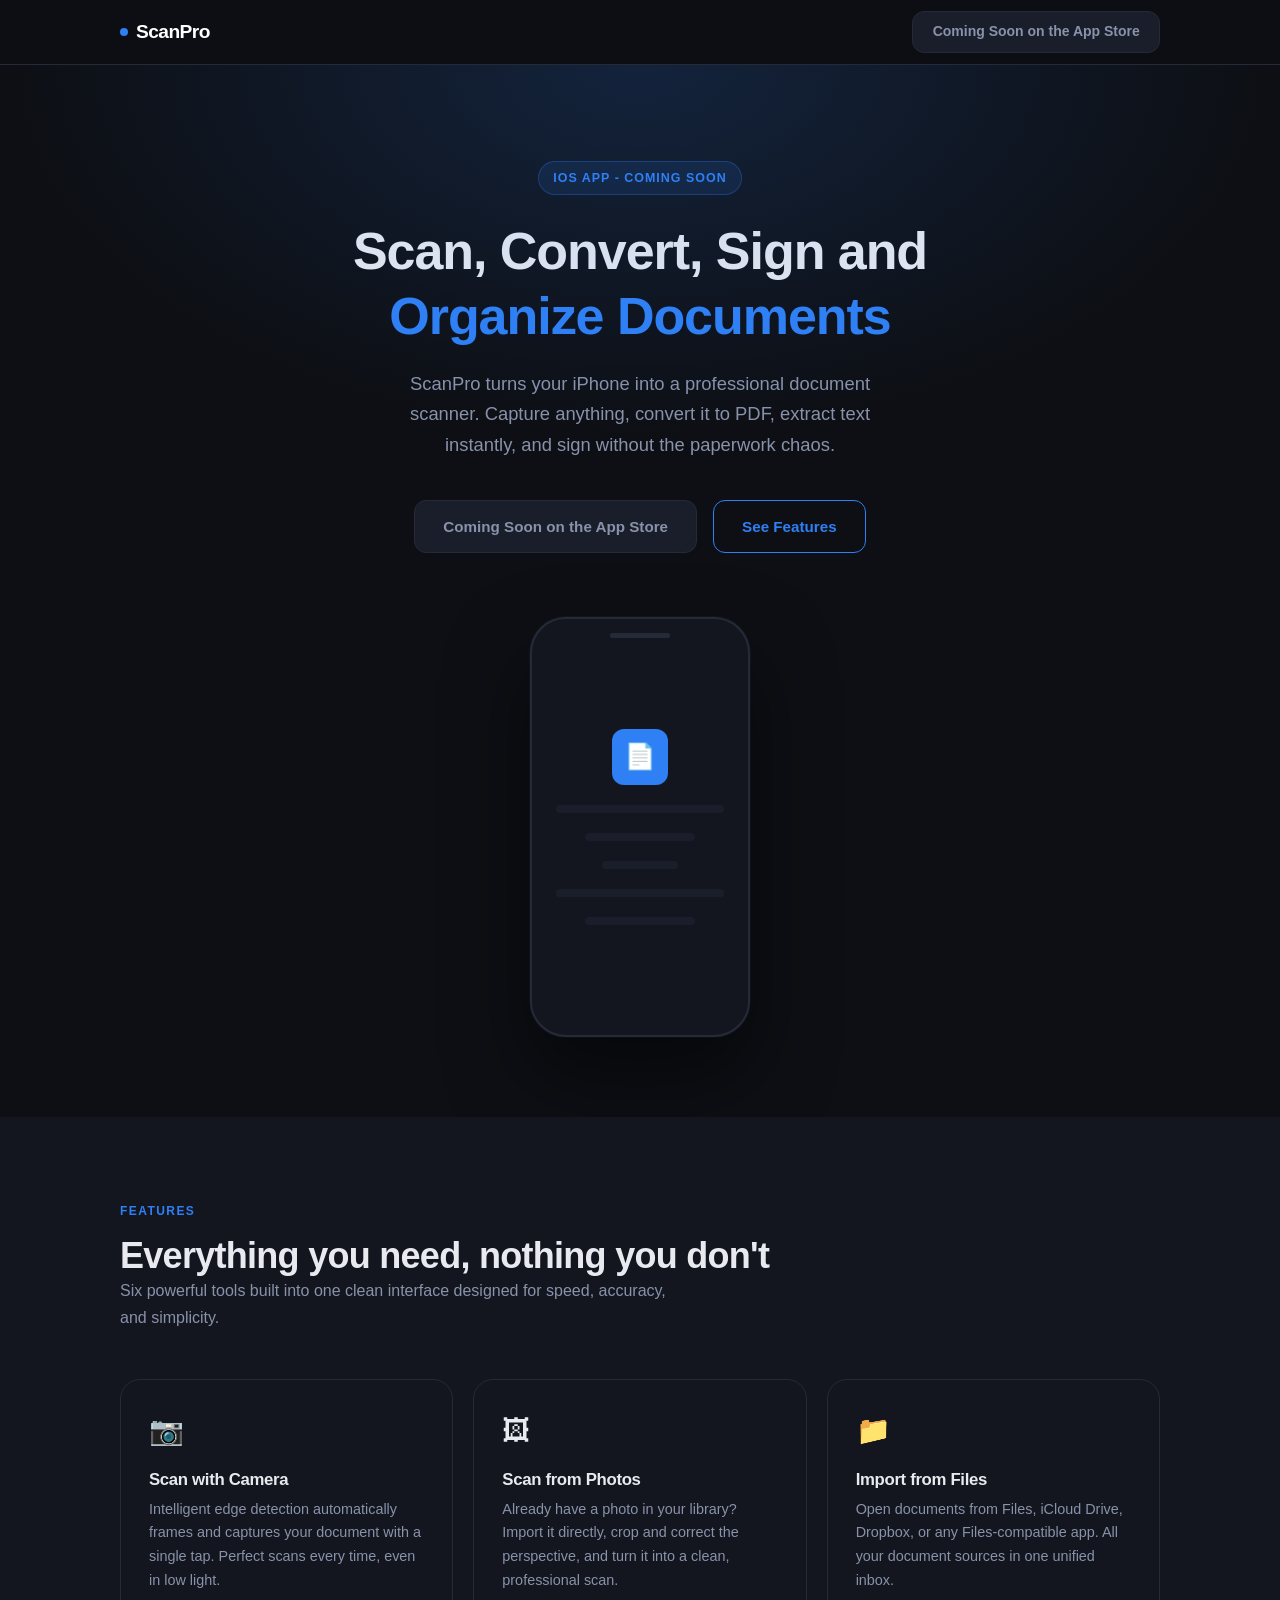
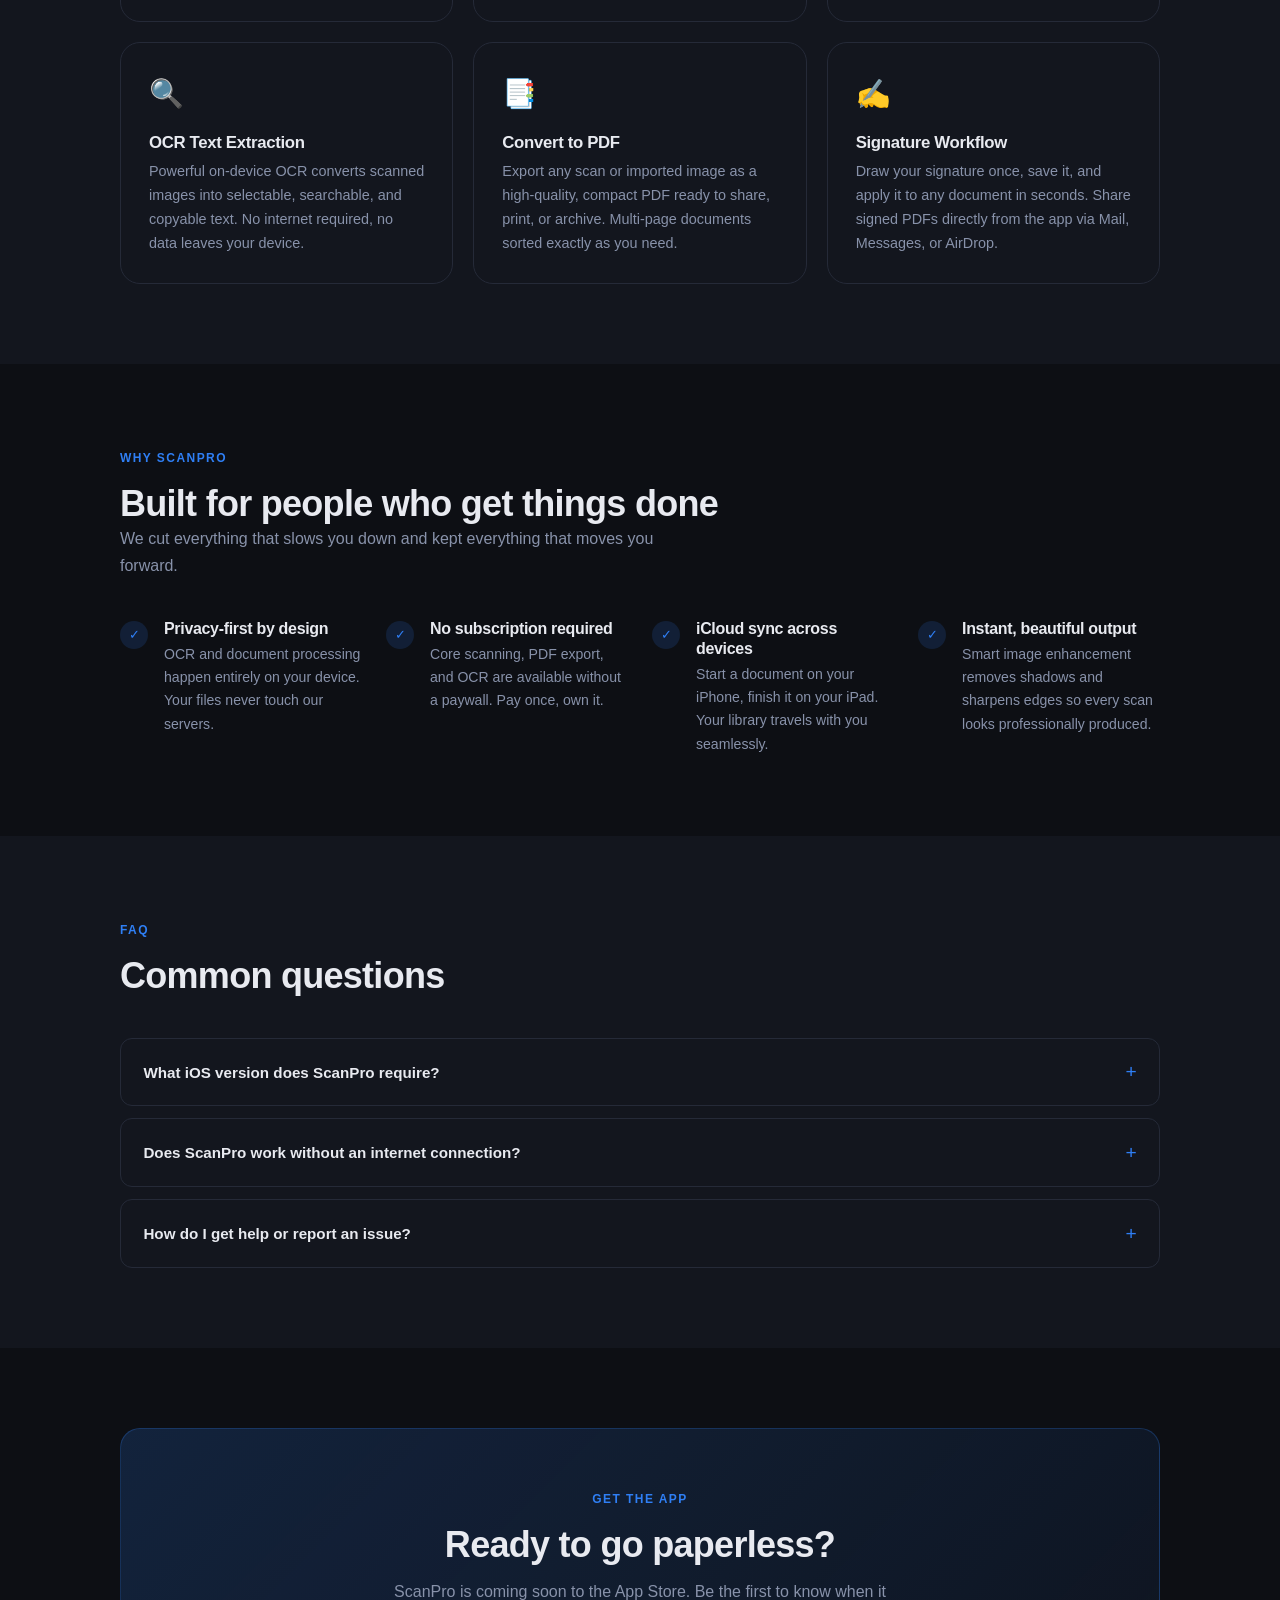
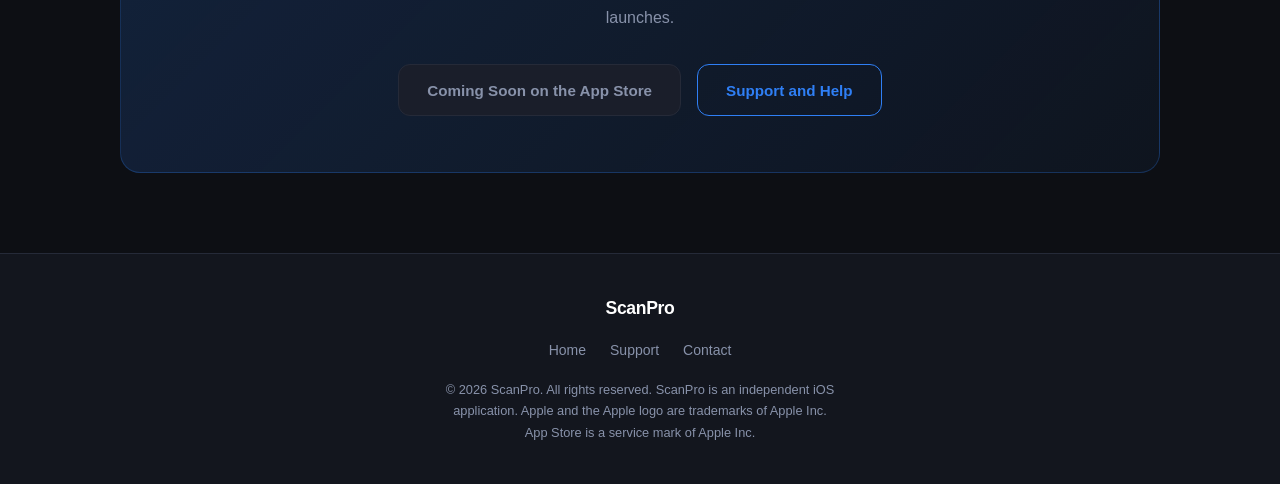
<file: index.html>
<!DOCTYPE html>
<html lang="en">
<head>
  <meta charset="UTF-8" />
  <meta name="viewport" content="width=device-width, initial-scale=1.0" />
  <title>ScanPro - Scan, Convert, Sign and Organize Documents</title>
  <meta name="description" content="ScanPro is the powerful iOS app to scan, convert, sign, and organize your documents right from your iPhone. OCR, PDF export, and signature workflows built in." />
  <meta name="robots" content="index, follow" />
  <link rel="canonical" href="https://scanprodocs.app/" />
  <meta property="og:type" content="website" />
  <meta property="og:url" content="https://scanprodocs.app/" />
  <meta property="og:title" content="ScanPro - Scan, Convert, Sign and Organize Documents" />
  <meta property="og:description" content="The powerful iOS document scanner. Scan, convert to PDF, extract text with OCR, and sign documents in one app." />
  <meta name="twitter:card" content="summary_large_image" />
  <link rel="stylesheet" href="/assets/styles.css" />
</head>
<body>
  <header role="banner">
    <nav class="nav" aria-label="Main navigation">
      <div class="container nav__inner">
        <a href="/" class="nav__logo"><span class="nav__logo-dot"></span>ScanPro</a>
        <a href="#cta" class="btn btn--disabled nav__cta" aria-disabled="true">Coming Soon on the App Store</a>
      </div>
    </nav>
  </header>
  <main>
    <section class="hero" aria-labelledby="hero-heading">
      <div class="container">
        <span class="hero__badge">iOS App - Coming Soon</span>
        <h1 id="hero-heading">Scan, Convert, Sign and<br><span>Organize Documents</span></h1>
        <p class="hero__sub text-muted">ScanPro turns your iPhone into a professional document scanner. Capture anything, convert it to PDF, extract text instantly, and sign without the paperwork chaos.</p>
        <div class="hero__actions">
          <a href="#cta" class="btn btn--disabled" aria-disabled="true">Coming Soon on the App Store</a>
          <a href="#features" class="btn btn--ghost">See Features</a>
        </div>
        <div class="hero__mockup" aria-hidden="true">
          <div class="mockup-phone">
            <div class="mockup-icon">&#128196;</div>
            <div class="mockup-line"></div>
            <div class="mockup-line mockup-line--short"></div>
            <div class="mockup-line mockup-line--xs"></div>
            <div class="mockup-line"></div>
            <div class="mockup-line mockup-line--short"></div>
          </div>
        </div>
      </div>
    </section>
    <section class="section section--alt" id="features" aria-labelledby="features-heading">
      <div class="container">
        <span class="section-label">Features</span>
        <h2 id="features-heading">Everything you need, nothing you don't</h2>
        <p>Six powerful tools built into one clean interface designed for speed, accuracy, and simplicity.</p>
        <div class="features-grid" role="list">
          <article class="feature-card" role="listitem">
            <div class="feature-card__icon">&#128247;</div>
            <h3>Scan with Camera</h3>
            <p>Intelligent edge detection automatically frames and captures your document with a single tap. Perfect scans every time, even in low light.</p>
          </article>
          <article class="feature-card" role="listitem">
            <div class="feature-card__icon">&#128444;</div>
            <h3>Scan from Photos</h3>
            <p>Already have a photo in your library? Import it directly, crop and correct the perspective, and turn it into a clean, professional scan.</p>
          </article>
          <article class="feature-card" role="listitem">
            <div class="feature-card__icon">&#128193;</div>
            <h3>Import from Files</h3>
            <p>Open documents from Files, iCloud Drive, Dropbox, or any Files-compatible app. All your document sources in one unified inbox.</p>
          </article>
          <article class="feature-card" role="listitem">
            <div class="feature-card__icon">&#128269;</div>
            <h3>OCR Text Extraction</h3>
            <p>Powerful on-device OCR converts scanned images into selectable, searchable, and copyable text. No internet required, no data leaves your device.</p>
          </article>
          <article class="feature-card" role="listitem">
            <div class="feature-card__icon">&#128209;</div>
            <h3>Convert to PDF</h3>
            <p>Export any scan or imported image as a high-quality, compact PDF ready to share, print, or archive. Multi-page documents sorted exactly as you need.</p>
          </article>
          <article class="feature-card" role="listitem">
            <div class="feature-card__icon">&#9997;</div>
            <h3>Signature Workflow</h3>
            <p>Draw your signature once, save it, and apply it to any document in seconds. Share signed PDFs directly from the app via Mail, Messages, or AirDrop.</p>
          </article>
        </div>
      </div>
    </section>
    <section class="section" id="why" aria-labelledby="why-heading">
      <div class="container">
        <span class="section-label">Why ScanPro</span>
        <h2 id="why-heading">Built for people who get things done</h2>
        <p>We cut everything that slows you down and kept everything that moves you forward.</p>
        <div class="why-list" role="list">
          <div class="why-item" role="listitem">
            <div class="why-item__check">&#10003;</div>
            <div class="why-item__text">
              <h3>Privacy-first by design</h3>
              <p>OCR and document processing happen entirely on your device. Your files never touch our servers.</p>
            </div>
          </div>
          <div class="why-item" role="listitem">
            <div class="why-item__check">&#10003;</div>
            <div class="why-item__text">
              <h3>No subscription required</h3>
              <p>Core scanning, PDF export, and OCR are available without a paywall. Pay once, own it.</p>
            </div>
          </div>
          <div class="why-item" role="listitem">
            <div class="why-item__check">&#10003;</div>
            <div class="why-item__text">
              <h3>iCloud sync across devices</h3>
              <p>Start a document on your iPhone, finish it on your iPad. Your library travels with you seamlessly.</p>
            </div>
          </div>
          <div class="why-item" role="listitem">
            <div class="why-item__check">&#10003;</div>
            <div class="why-item__text">
              <h3>Instant, beautiful output</h3>
              <p>Smart image enhancement removes shadows and sharpens edges so every scan looks professionally produced.</p>
            </div>
          </div>
        </div>
      </div>
    </section>
    <section class="section section--alt" id="faq" aria-labelledby="faq-heading">
      <div class="container">
        <span class="section-label">FAQ</span>
        <h2 id="faq-heading">Common questions</h2>
        <div class="faq-list">
          <details>
            <summary>What iOS version does ScanPro require?</summary>
            <div class="faq-answer">ScanPro requires iOS 16 or later and is fully optimized for iPhone and iPad. It supports the latest hardware including Dynamic Island models and all iPad Pro sizes.</div>
          </details>
          <details>
            <summary>Does ScanPro work without an internet connection?</summary>
            <div class="faq-answer">Yes. All scanning, OCR text extraction, PDF conversion, and signature features work fully offline. An internet connection is only used for optional iCloud sync across your devices.</div>
          </details>
          <details>
            <summary>How do I get help or report an issue?</summary>
            <div class="faq-answer">Reach our support team at <a href="mailto:support@scanprodocs.app">support@scanprodocs.app</a>. We respond within 24 to 48 hours on business days. Visit our <a href="/support">Support page</a> for troubleshooting guides.</div>
          </details>
        </div>
      </div>
    </section>
    <section class="section" id="cta" aria-labelledby="cta-heading">
      <div class="container">
        <div class="cta-banner">
          <span class="section-label">Get the App</span>
          <h2 id="cta-heading">Ready to go paperless?</h2>
          <p>ScanPro is coming soon to the App Store. Be the first to know when it launches.</p>
          <div class="cta-banner__actions">
            <a href="#cta" class="btn btn--disabled" aria-disabled="true">Coming Soon on the App Store</a>
            <a href="/support" class="btn btn--ghost">Support and Help</a>
          </div>
        </div>
      </div>
    </section>
  </main>
  <footer class="footer" role="contentinfo">
    <div class="footer__inner">
      <span class="footer__logo">ScanPro</span>
      <nav class="footer__links" aria-label="Footer navigation">
        <a href="/">Home</a>
        <a href="/support">Support</a>
        <a href="mailto:support@scanprodocs.app">Contact</a>
      </nav>
      <p class="footer__legal">&#169; <span id="footer-year"></span> ScanPro. All rights reserved. ScanPro is an independent iOS application. Apple and the Apple logo are trademarks of Apple Inc. App Store is a service mark of Apple Inc.</p>
    </div>
  </footer>
  <script>document.getElementById('footer-year').textContent = new Date().getFullYear();</script>
</body>
</html>
</file>
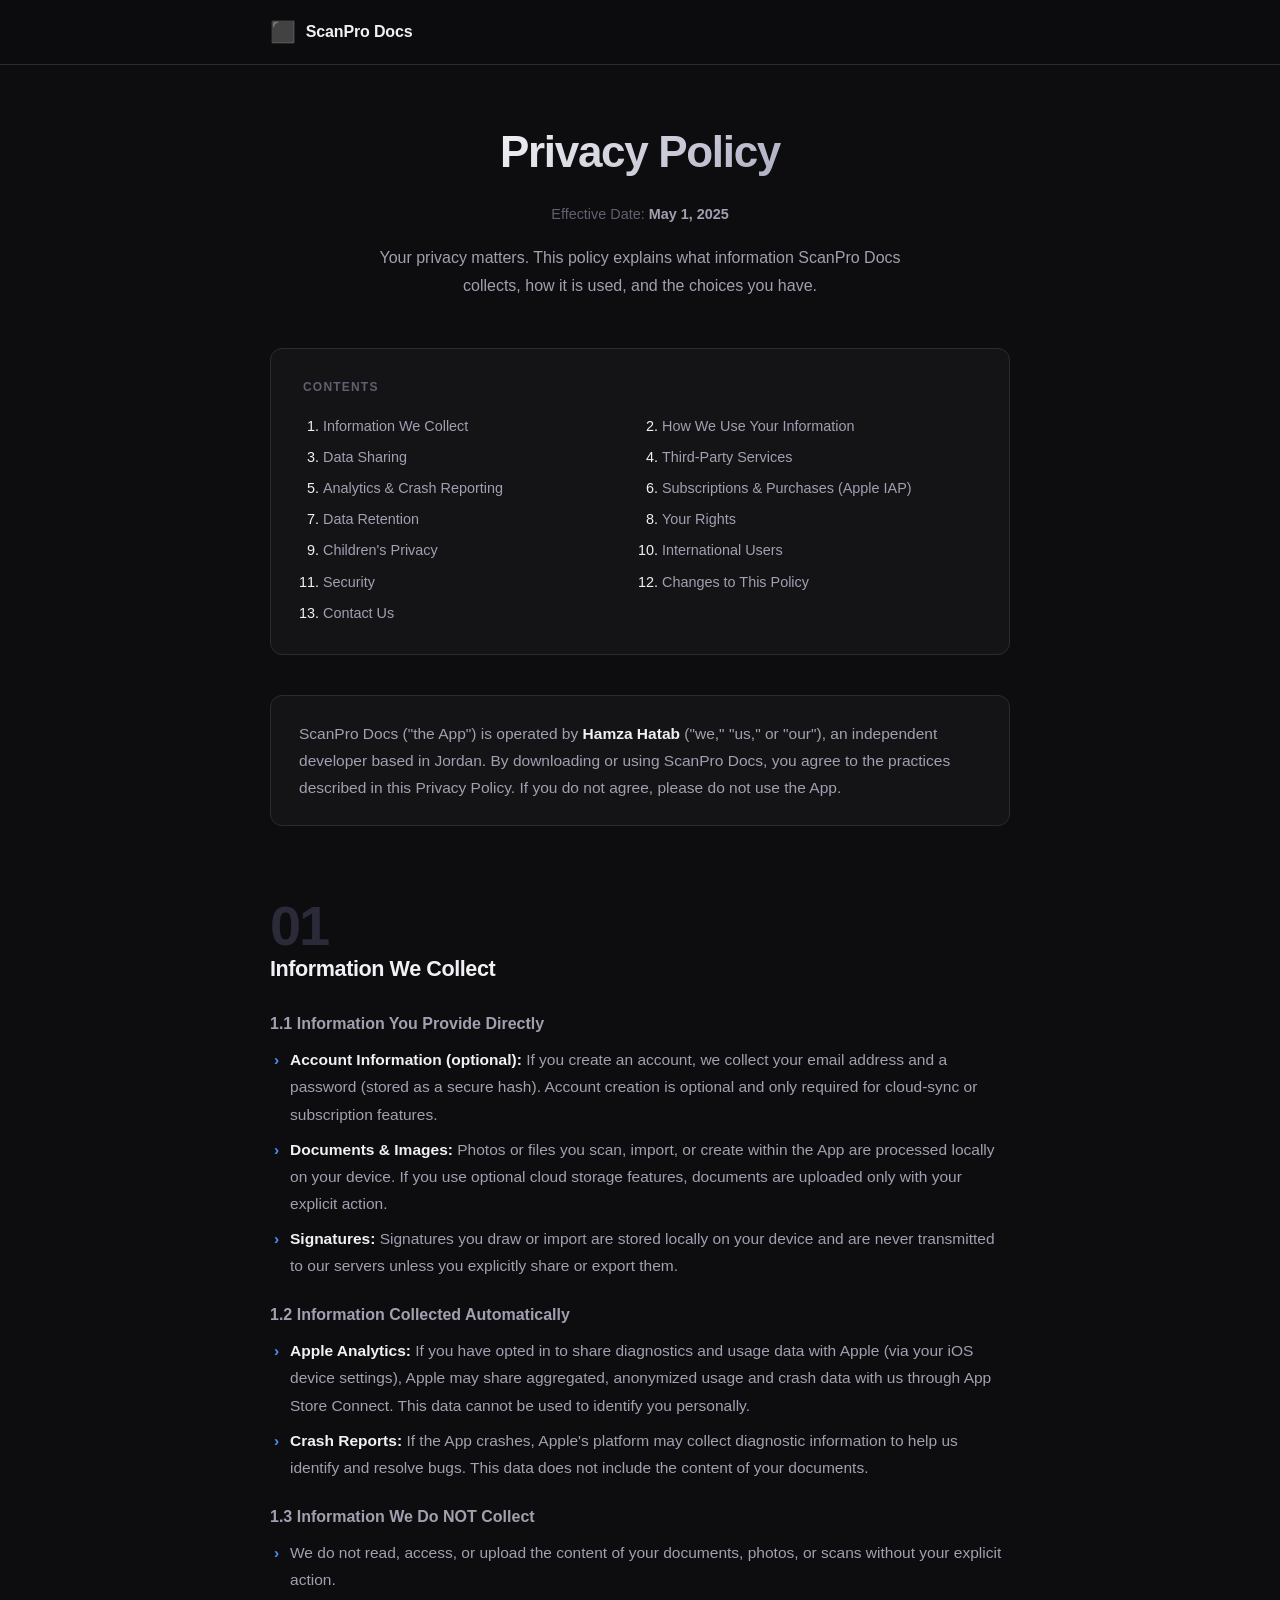
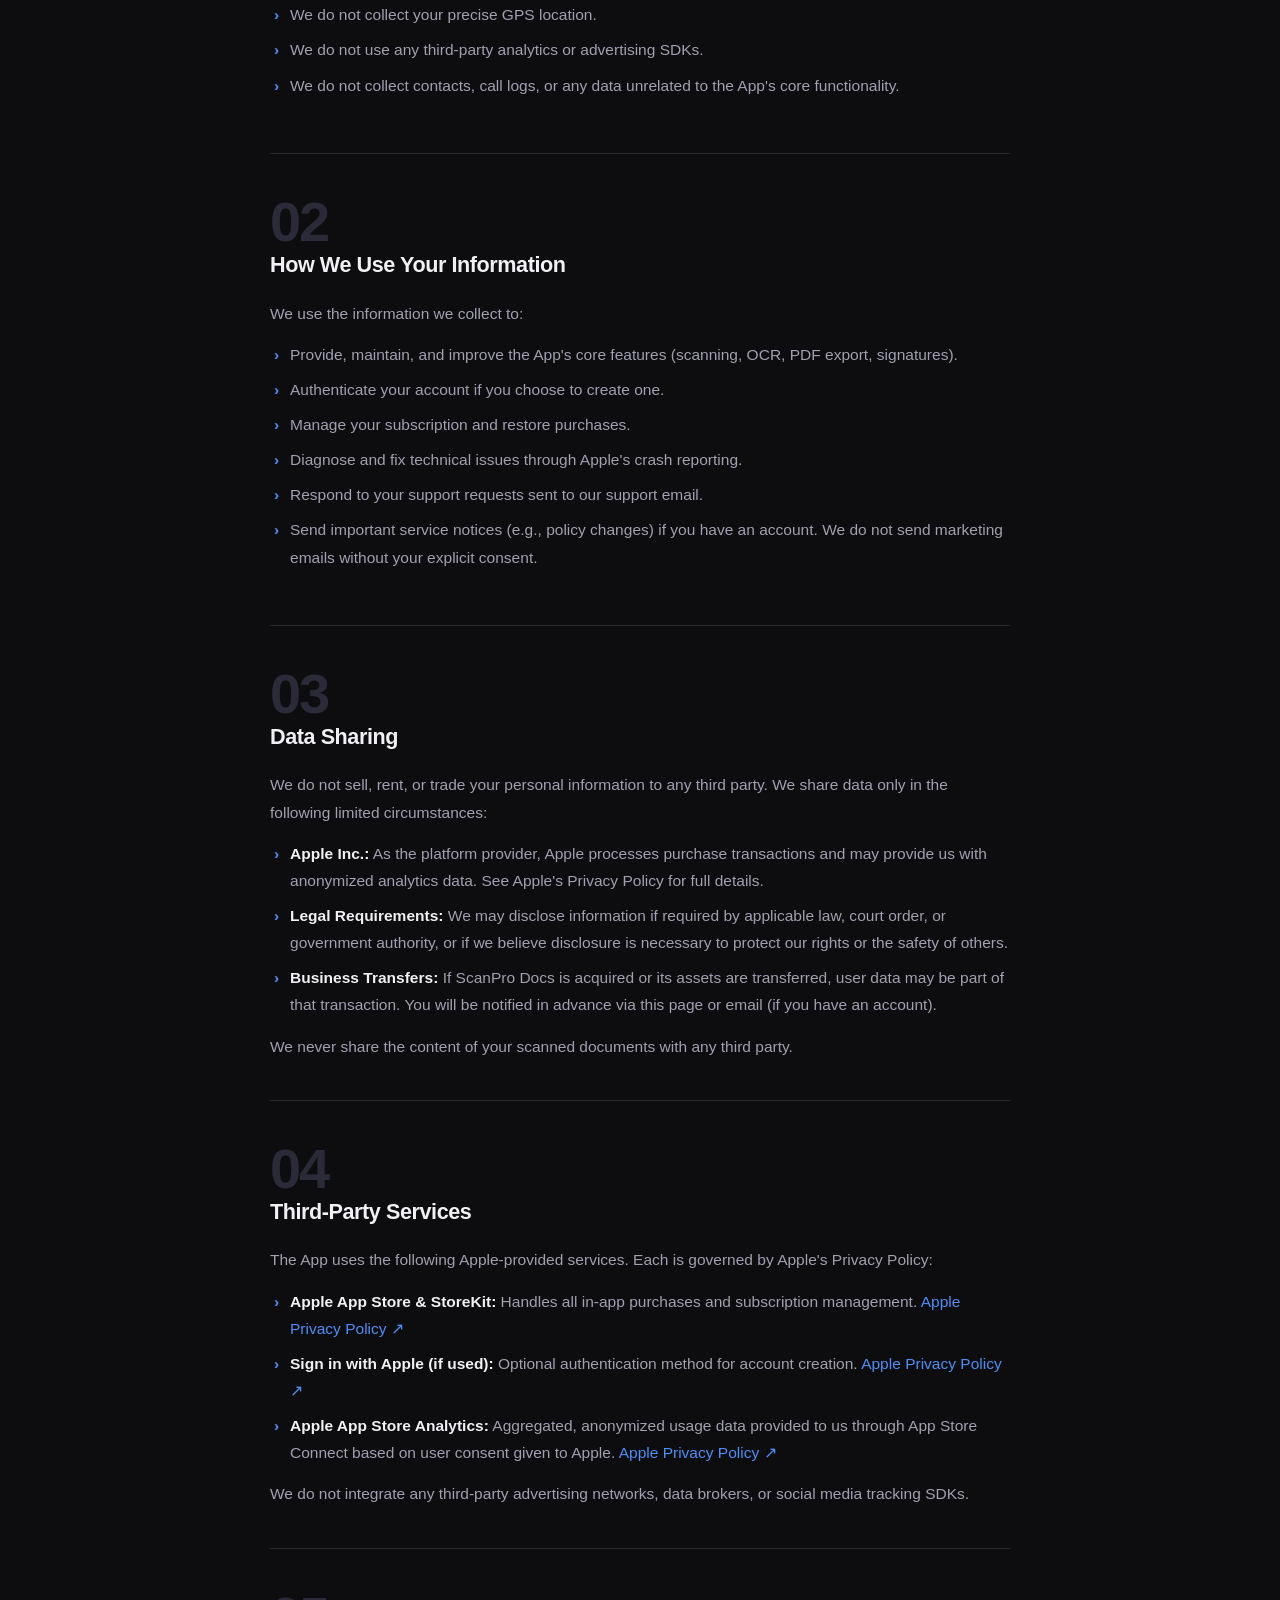
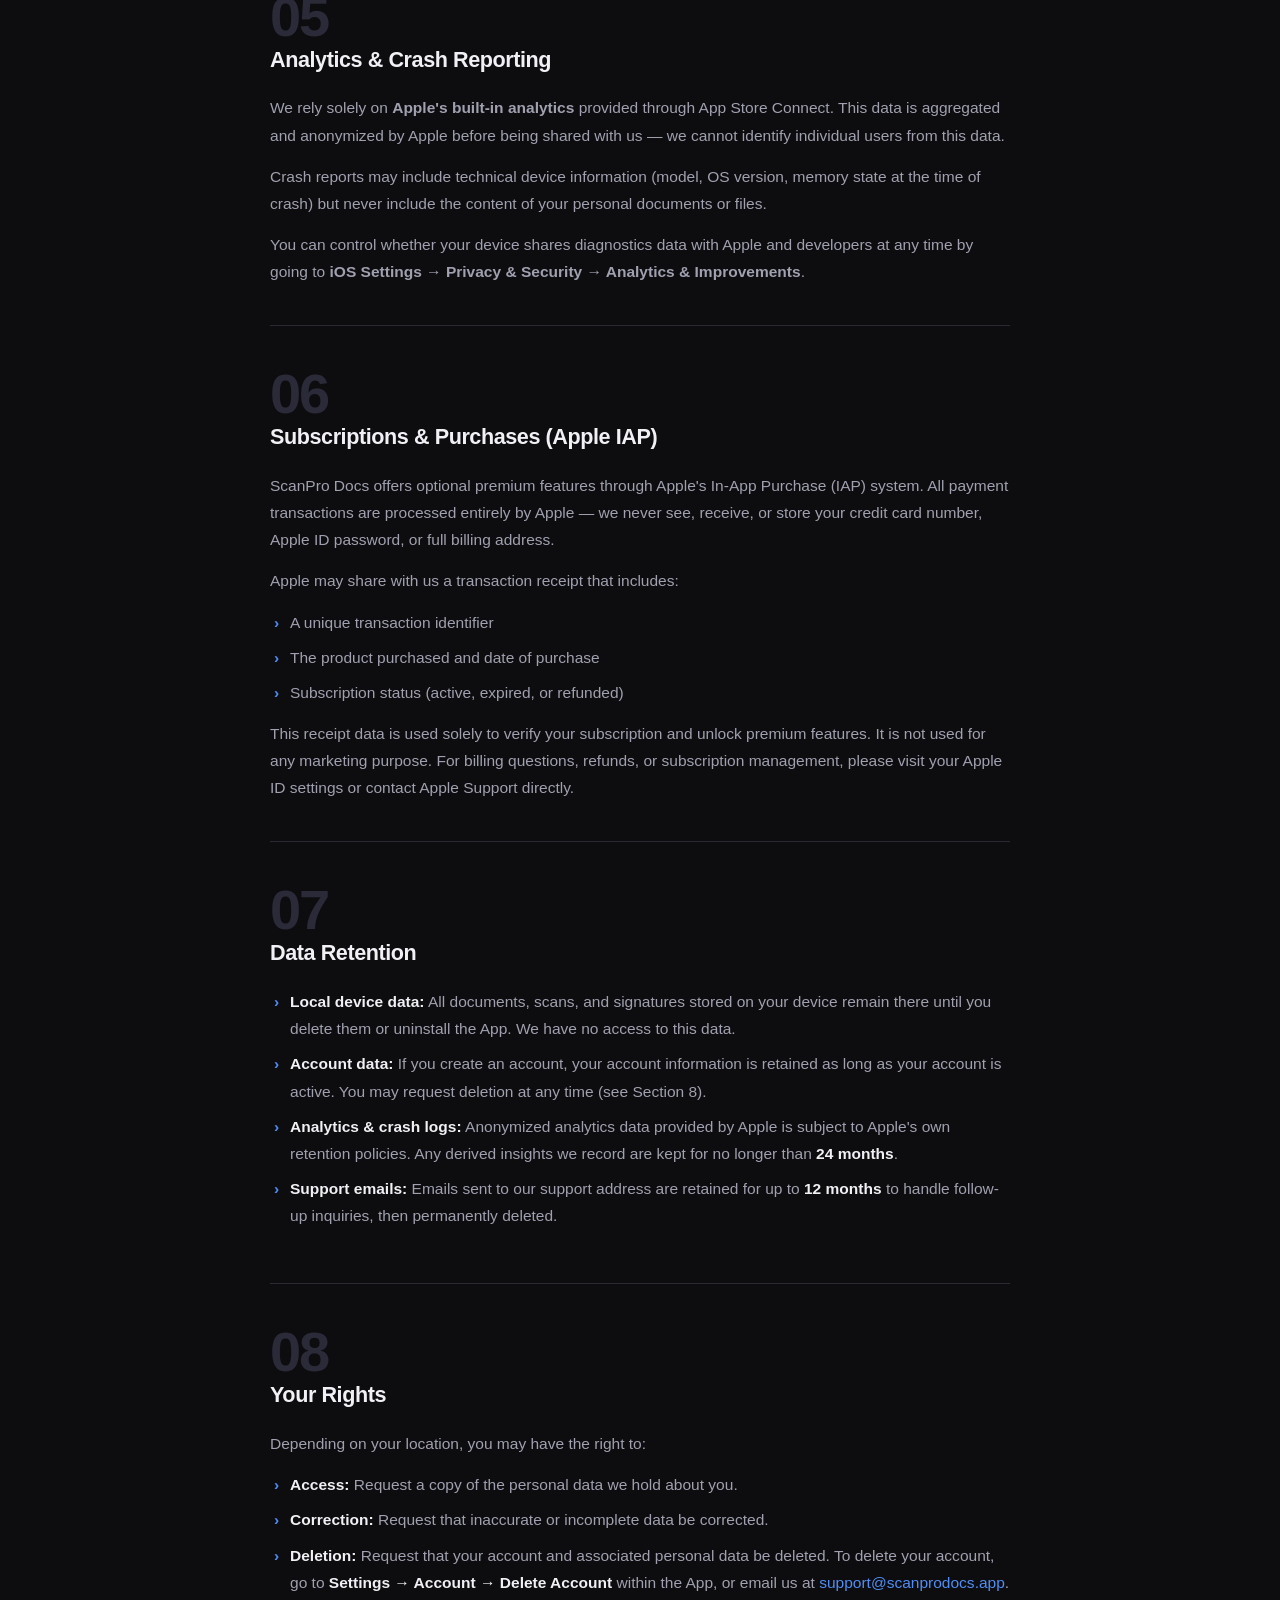
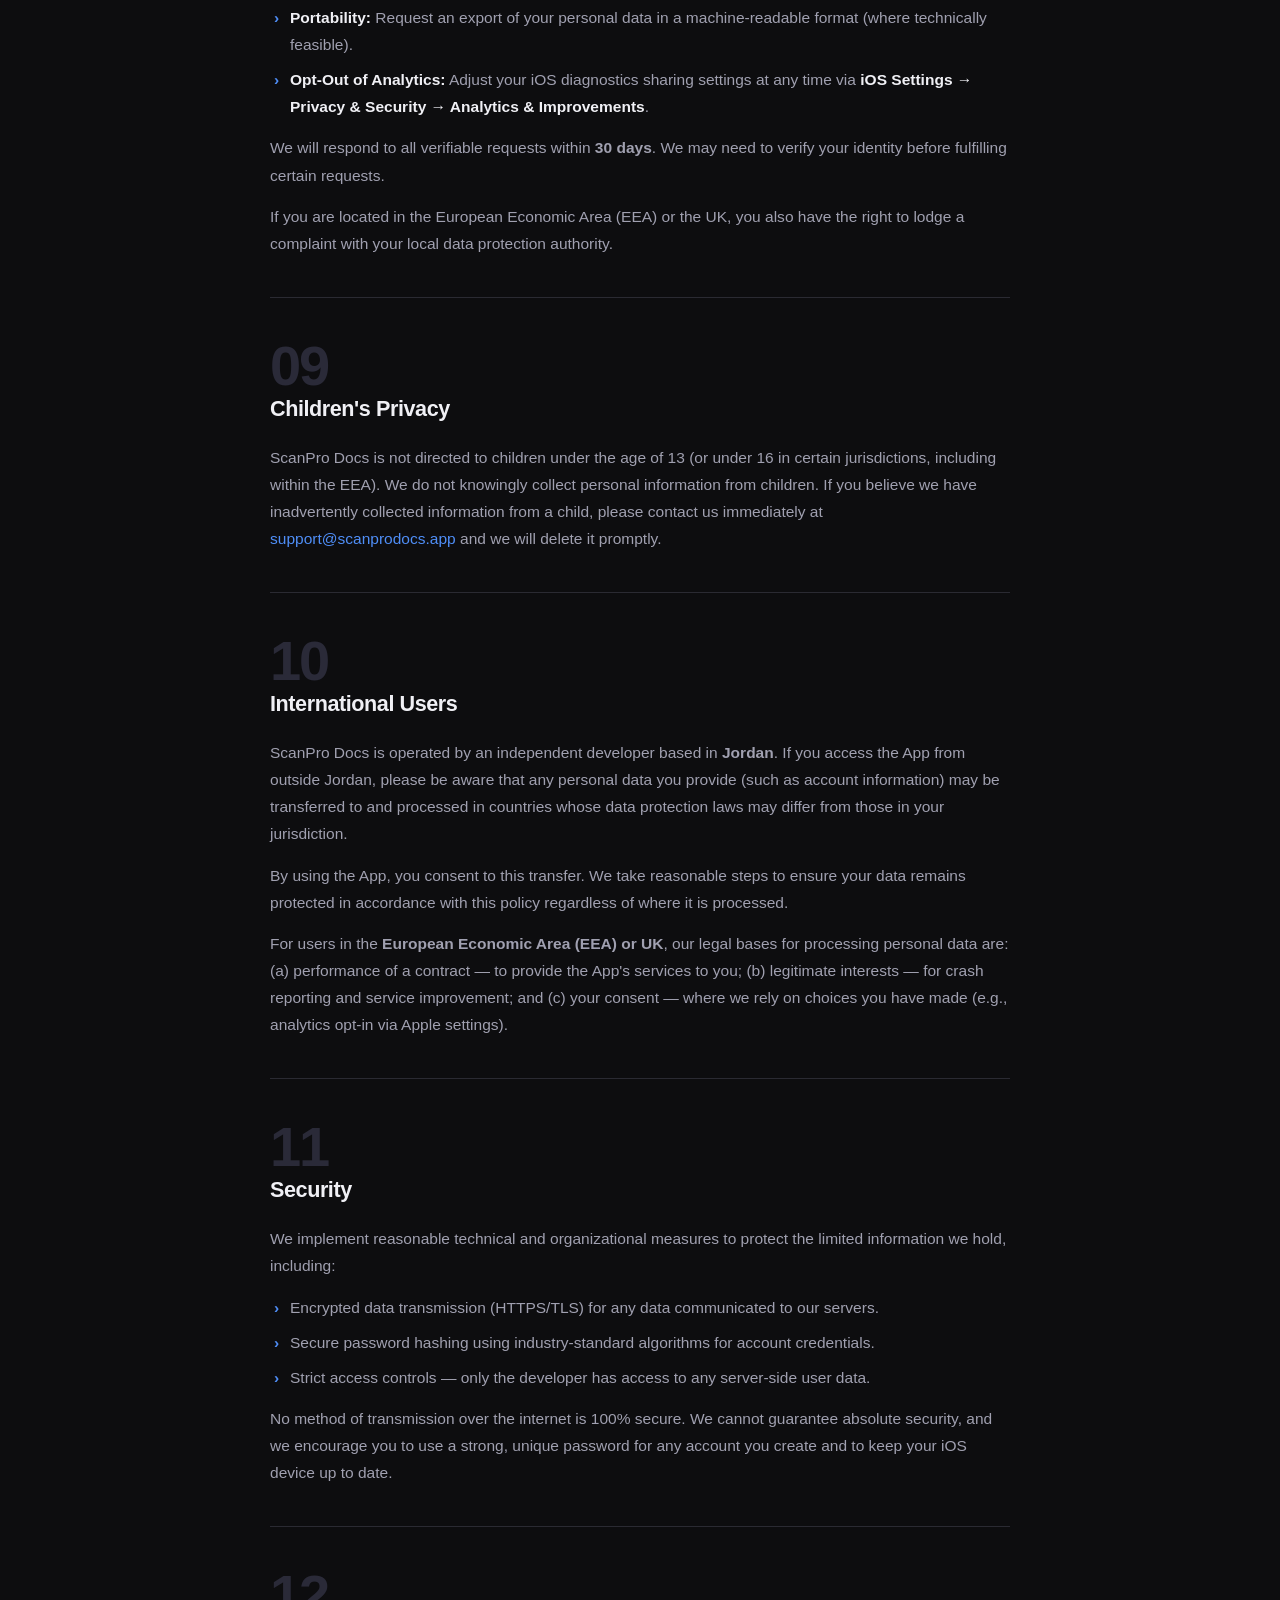
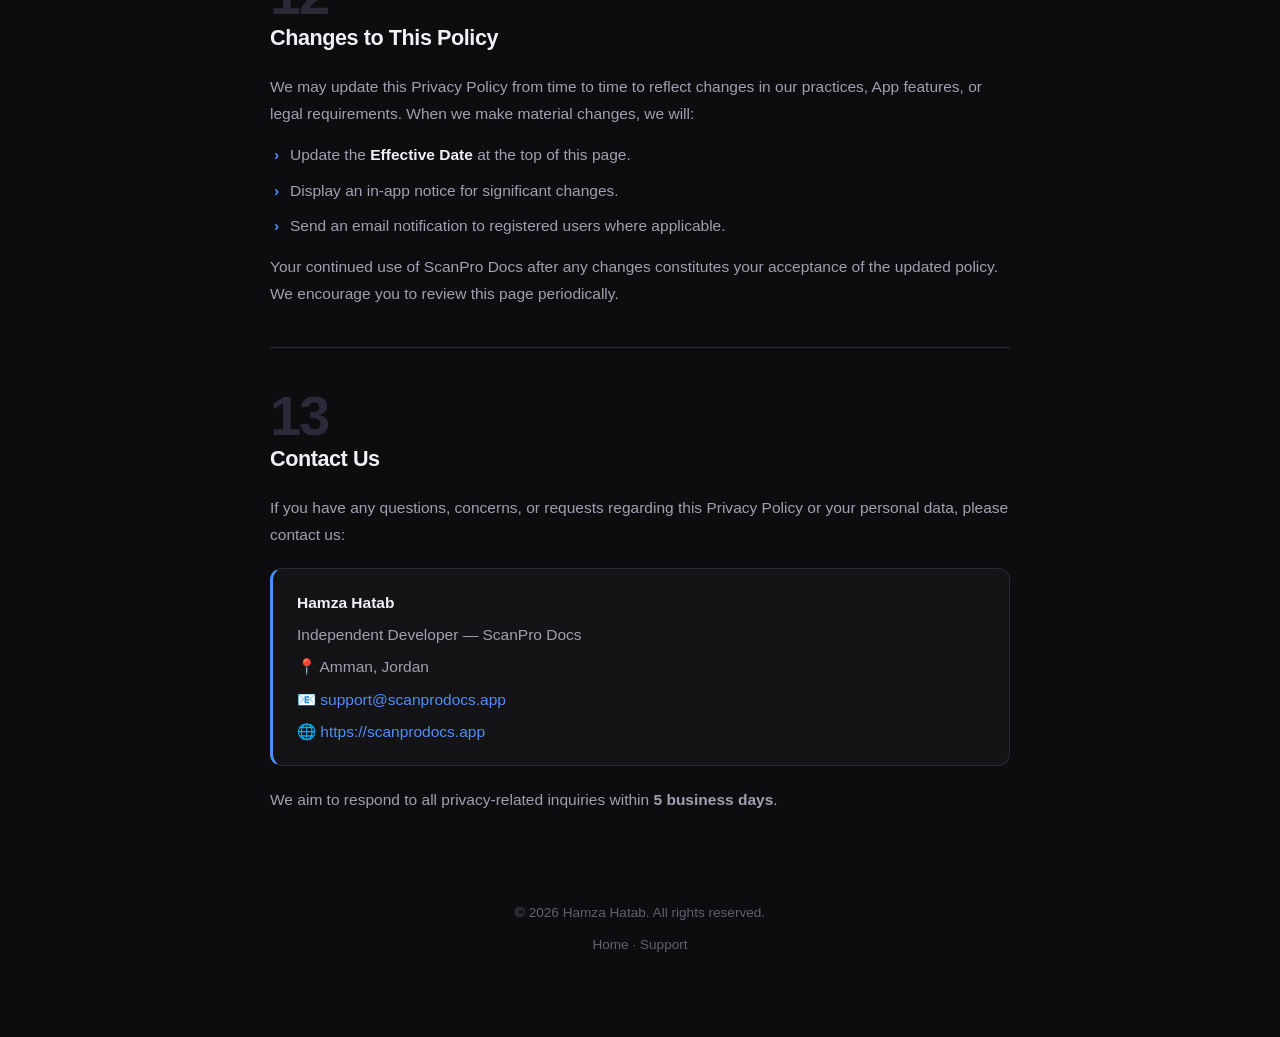
<file: privacy/index.html>
<!DOCTYPE html>
<html lang="en">
<head>
  <meta charset="UTF-8" />
  <meta name="viewport" content="width=device-width, initial-scale=1.0" />
  <meta name="description" content="ScanPro Docs Privacy Policy — Learn how Hamza Hatab collects, uses, and protects your information." />
  <meta name="robots" content="index, follow" />
  <meta property="og:title" content="Privacy Policy — ScanPro Docs" />
  <meta property="og:description" content="Privacy Policy for ScanPro Docs, a document scanning app by Hamza Hatab." />
  <meta property="og:url" content="https://scanprodocs.app/privacy" />
  <meta property="og:type" content="website" />
  <link rel="canonical" href="https://scanprodocs.app/privacy" />
  <title>Privacy Policy — ScanPro Docs</title>
  <link rel="stylesheet" href="../assets/privacy.css" />
</head>
<body>
  <header class="site-header">
    <div class="container">
      <a href="https://scanprodocs.app" class="brand">
        <span class="brand-icon">⬛</span>
        <span class="brand-name">ScanPro Docs</span>
      </a>
    </div>
  </header>

  <main class="container">
    <div class="policy-wrapper">

      <div class="policy-hero">
        <h1>Privacy Policy</h1>
        <p class="effective-date">Effective Date: <strong>May 1, 2025</strong></p>
        <p class="hero-sub">Your privacy matters. This policy explains what information ScanPro Docs collects, how it is used, and the choices you have.</p>
      </div>

      <nav class="toc" aria-label="Table of contents">
        <h2 class="toc-title">Contents</h2>
        <ol>
          <li><a href="#information-collected">Information We Collect</a></li>
          <li><a href="#how-we-use">How We Use Your Information</a></li>
          <li><a href="#data-sharing">Data Sharing</a></li>
          <li><a href="#third-party">Third-Party Services</a></li>
          <li><a href="#analytics">Analytics &amp; Crash Reporting</a></li>
          <li><a href="#subscriptions">Subscriptions &amp; Purchases (Apple IAP)</a></li>
          <li><a href="#data-retention">Data Retention</a></li>
          <li><a href="#user-rights">Your Rights</a></li>
          <li><a href="#children">Children's Privacy</a></li>
          <li><a href="#international">International Users</a></li>
          <li><a href="#security">Security</a></li>
          <li><a href="#changes">Changes to This Policy</a></li>
          <li><a href="#contact">Contact Us</a></li>
        </ol>
      </nav>

      <section class="policy-intro card">
        <p>
          ScanPro Docs ("the App") is operated by <strong>Hamza Hatab</strong> ("we," "us," or "our"),
          an independent developer based in Jordan. By downloading or using ScanPro Docs, you agree to
          the practices described in this Privacy Policy. If you do not agree, please do not use the App.
        </p>
      </section>

      <section id="information-collected" class="policy-section">
        <div class="section-number">01</div>
        <h2>Information We Collect</h2>

        <h3>1.1 Information You Provide Directly</h3>
        <ul>
          <li><strong>Account Information (optional):</strong> If you create an account, we collect your email address and a password (stored as a secure hash). Account creation is optional and only required for cloud-sync or subscription features.</li>
          <li><strong>Documents &amp; Images:</strong> Photos or files you scan, import, or create within the App are processed locally on your device. If you use optional cloud storage features, documents are uploaded only with your explicit action.</li>
          <li><strong>Signatures:</strong> Signatures you draw or import are stored locally on your device and are never transmitted to our servers unless you explicitly share or export them.</li>
        </ul>

        <h3>1.2 Information Collected Automatically</h3>
        <ul>
          <li><strong>Apple Analytics:</strong> If you have opted in to share diagnostics and usage data with Apple (via your iOS device settings), Apple may share aggregated, anonymized usage and crash data with us through App Store Connect. This data cannot be used to identify you personally.</li>
          <li><strong>Crash Reports:</strong> If the App crashes, Apple's platform may collect diagnostic information to help us identify and resolve bugs. This data does not include the content of your documents.</li>
        </ul>

        <h3>1.3 Information We Do NOT Collect</h3>
        <ul>
          <li>We do not read, access, or upload the content of your documents, photos, or scans without your explicit action.</li>
          <li>We do not collect your precise GPS location.</li>
          <li>We do not use any third-party analytics or advertising SDKs.</li>
          <li>We do not collect contacts, call logs, or any data unrelated to the App's core functionality.</li>
        </ul>
      </section>

      <section id="how-we-use" class="policy-section">
        <div class="section-number">02</div>
        <h2>How We Use Your Information</h2>
        <p>We use the information we collect to:</p>
        <ul>
          <li>Provide, maintain, and improve the App's core features (scanning, OCR, PDF export, signatures).</li>
          <li>Authenticate your account if you choose to create one.</li>
          <li>Manage your subscription and restore purchases.</li>
          <li>Diagnose and fix technical issues through Apple's crash reporting.</li>
          <li>Respond to your support requests sent to our support email.</li>
          <li>Send important service notices (e.g., policy changes) if you have an account. We do not send marketing emails without your explicit consent.</li>
        </ul>
      </section>

      <section id="data-sharing" class="policy-section">
        <div class="section-number">03</div>
        <h2>Data Sharing</h2>
        <p>
          We do not sell, rent, or trade your personal information to any third party. We share data only in the following limited circumstances:
        </p>
        <ul>
          <li><strong>Apple Inc.:</strong> As the platform provider, Apple processes purchase transactions and may provide us with anonymized analytics data. See Apple's Privacy Policy for full details.</li>
          <li><strong>Legal Requirements:</strong> We may disclose information if required by applicable law, court order, or government authority, or if we believe disclosure is necessary to protect our rights or the safety of others.</li>
          <li><strong>Business Transfers:</strong> If ScanPro Docs is acquired or its assets are transferred, user data may be part of that transaction. You will be notified in advance via this page or email (if you have an account).</li>
        </ul>
        <p>We never share the content of your scanned documents with any third party.</p>
      </section>

      <section id="third-party" class="policy-section">
        <div class="section-number">04</div>
        <h2>Third-Party Services</h2>
        <p>The App uses the following Apple-provided services. Each is governed by Apple's Privacy Policy:</p>
        <ul>
          <li><strong>Apple App Store &amp; StoreKit:</strong> Handles all in-app purchases and subscription management. <a href="https://www.apple.com/legal/privacy/" target="_blank" rel="noopener noreferrer">Apple Privacy Policy ↗</a></li>
          <li><strong>Sign in with Apple (if used):</strong> Optional authentication method for account creation. <a href="https://www.apple.com/legal/privacy/" target="_blank" rel="noopener noreferrer">Apple Privacy Policy ↗</a></li>
          <li><strong>Apple App Store Analytics:</strong> Aggregated, anonymized usage data provided to us through App Store Connect based on user consent given to Apple. <a href="https://www.apple.com/legal/privacy/" target="_blank" rel="noopener noreferrer">Apple Privacy Policy ↗</a></li>
        </ul>
        <p>We do not integrate any third-party advertising networks, data brokers, or social media tracking SDKs.</p>
      </section>

      <section id="analytics" class="policy-section">
        <div class="section-number">05</div>
        <h2>Analytics &amp; Crash Reporting</h2>
        <p>
          We rely solely on <strong>Apple's built-in analytics</strong> provided through App Store Connect. This data is aggregated and anonymized by Apple before being shared with us — we cannot identify individual users from this data.
        </p>
        <p>
          Crash reports may include technical device information (model, OS version, memory state at the time of crash) but never include the content of your personal documents or files.
        </p>
        <p>
          You can control whether your device shares diagnostics data with Apple and developers at any time by going to <strong>iOS Settings → Privacy &amp; Security → Analytics &amp; Improvements</strong>.
        </p>
      </section>

      <section id="subscriptions" class="policy-section">
        <div class="section-number">06</div>
        <h2>Subscriptions &amp; Purchases (Apple IAP)</h2>
        <p>
          ScanPro Docs offers optional premium features through Apple's In-App Purchase (IAP) system. All payment transactions are processed entirely by Apple — we never see, receive, or store your credit card number, Apple ID password, or full billing address.
        </p>
        <p>Apple may share with us a transaction receipt that includes:</p>
        <ul>
          <li>A unique transaction identifier</li>
          <li>The product purchased and date of purchase</li>
          <li>Subscription status (active, expired, or refunded)</li>
        </ul>
        <p>
          This receipt data is used solely to verify your subscription and unlock premium features. It is not used for any marketing purpose. For billing questions, refunds, or subscription management, please visit your Apple ID settings or contact Apple Support directly.
        </p>
      </section>

      <section id="data-retention" class="policy-section">
        <div class="section-number">07</div>
        <h2>Data Retention</h2>
        <ul>
          <li><strong>Local device data:</strong> All documents, scans, and signatures stored on your device remain there until you delete them or uninstall the App. We have no access to this data.</li>
          <li><strong>Account data:</strong> If you create an account, your account information is retained as long as your account is active. You may request deletion at any time (see Section 8).</li>
          <li><strong>Analytics &amp; crash logs:</strong> Anonymized analytics data provided by Apple is subject to Apple's own retention policies. Any derived insights we record are kept for no longer than <strong>24 months</strong>.</li>
          <li><strong>Support emails:</strong> Emails sent to our support address are retained for up to <strong>12 months</strong> to handle follow-up inquiries, then permanently deleted.</li>
        </ul>
      </section>

      <section id="user-rights" class="policy-section">
        <div class="section-number">08</div>
        <h2>Your Rights</h2>
        <p>Depending on your location, you may have the right to:</p>
        <ul>
          <li><strong>Access:</strong> Request a copy of the personal data we hold about you.</li>
          <li><strong>Correction:</strong> Request that inaccurate or incomplete data be corrected.</li>
          <li><strong>Deletion:</strong> Request that your account and associated personal data be deleted. To delete your account, go to <strong>Settings → Account → Delete Account</strong> within the App, or email us at <a href="mailto:support@scanprodocs.app">support@scanprodocs.app</a>.</li>
          <li><strong>Portability:</strong> Request an export of your personal data in a machine-readable format (where technically feasible).</li>
          <li><strong>Opt-Out of Analytics:</strong> Adjust your iOS diagnostics sharing settings at any time via <strong>iOS Settings → Privacy &amp; Security → Analytics &amp; Improvements</strong>.</li>
        </ul>
        <p>
          We will respond to all verifiable requests within <strong>30 days</strong>. We may need to verify your identity before fulfilling certain requests.
        </p>
        <p>
          If you are located in the European Economic Area (EEA) or the UK, you also have the right to lodge a complaint with your local data protection authority.
        </p>
      </section>

      <section id="children" class="policy-section">
        <div class="section-number">09</div>
        <h2>Children's Privacy</h2>
        <p>
          ScanPro Docs is not directed to children under the age of 13 (or under 16 in certain jurisdictions, including within the EEA). We do not knowingly collect personal information from children. If you believe we have inadvertently collected information from a child, please contact us immediately at <a href="mailto:support@scanprodocs.app">support@scanprodocs.app</a> and we will delete it promptly.
        </p>
      </section>

      <section id="international" class="policy-section">
        <div class="section-number">10</div>
        <h2>International Users</h2>
        <p>
          ScanPro Docs is operated by an independent developer based in <strong>Jordan</strong>. If you access the App from outside Jordan, please be aware that any personal data you provide (such as account information) may be transferred to and processed in countries whose data protection laws may differ from those in your jurisdiction.
        </p>
        <p>
          By using the App, you consent to this transfer. We take reasonable steps to ensure your data remains protected in accordance with this policy regardless of where it is processed.
        </p>
        <p>
          For users in the <strong>European Economic Area (EEA) or UK</strong>, our legal bases for processing personal data are: (a) performance of a contract — to provide the App's services to you; (b) legitimate interests — for crash reporting and service improvement; and (c) your consent — where we rely on choices you have made (e.g., analytics opt-in via Apple settings).
        </p>
      </section>

      <section id="security" class="policy-section">
        <div class="section-number">11</div>
        <h2>Security</h2>
        <p>
          We implement reasonable technical and organizational measures to protect the limited information we hold, including:
        </p>
        <ul>
          <li>Encrypted data transmission (HTTPS/TLS) for any data communicated to our servers.</li>
          <li>Secure password hashing using industry-standard algorithms for account credentials.</li>
          <li>Strict access controls — only the developer has access to any server-side user data.</li>
        </ul>
        <p>
          No method of transmission over the internet is 100% secure. We cannot guarantee absolute security, and we encourage you to use a strong, unique password for any account you create and to keep your iOS device up to date.
        </p>
      </section>

      <section id="changes" class="policy-section">
        <div class="section-number">12</div>
        <h2>Changes to This Policy</h2>
        <p>
          We may update this Privacy Policy from time to time to reflect changes in our practices, App features, or legal requirements. When we make material changes, we will:
        </p>
        <ul>
          <li>Update the <strong>Effective Date</strong> at the top of this page.</li>
          <li>Display an in-app notice for significant changes.</li>
          <li>Send an email notification to registered users where applicable.</li>
        </ul>
        <p>
          Your continued use of ScanPro Docs after any changes constitutes your acceptance of the updated policy. We encourage you to review this page periodically.
        </p>
      </section>

      <section id="contact" class="policy-section">
        <div class="section-number">13</div>
        <h2>Contact Us</h2>
        <p>If you have any questions, concerns, or requests regarding this Privacy Policy or your personal data, please contact us:</p>
        <div class="contact-card">
          <p><strong>Hamza Hatab</strong></p>
          <p>Independent Developer — ScanPro Docs</p>
          <p>📍 Amman, Jordan</p>
          <p>📧 <a href="mailto:support@scanprodocs.app">support@scanprodocs.app</a></p>
          <p>🌐 <a href="https://scanprodocs.app" target="_blank" rel="noopener noreferrer">https://scanprodocs.app</a></p>
        </div>
        <p>We aim to respond to all privacy-related inquiries within <strong>5 business days</strong>.</p>
      </section>

      <footer class="policy-footer">
        <p>© <span id="year"></span> Hamza Hatab. All rights reserved.</p>
        <p><a href="https://scanprodocs.app">Home</a> · <a href="https://scanprodocs.app/support/">Support</a></p>
      </footer>

    </div>
  </main>

  <script>
    document.getElementById('year').textContent = new Date().getFullYear();
  </script>
</body>
</html>
</file>
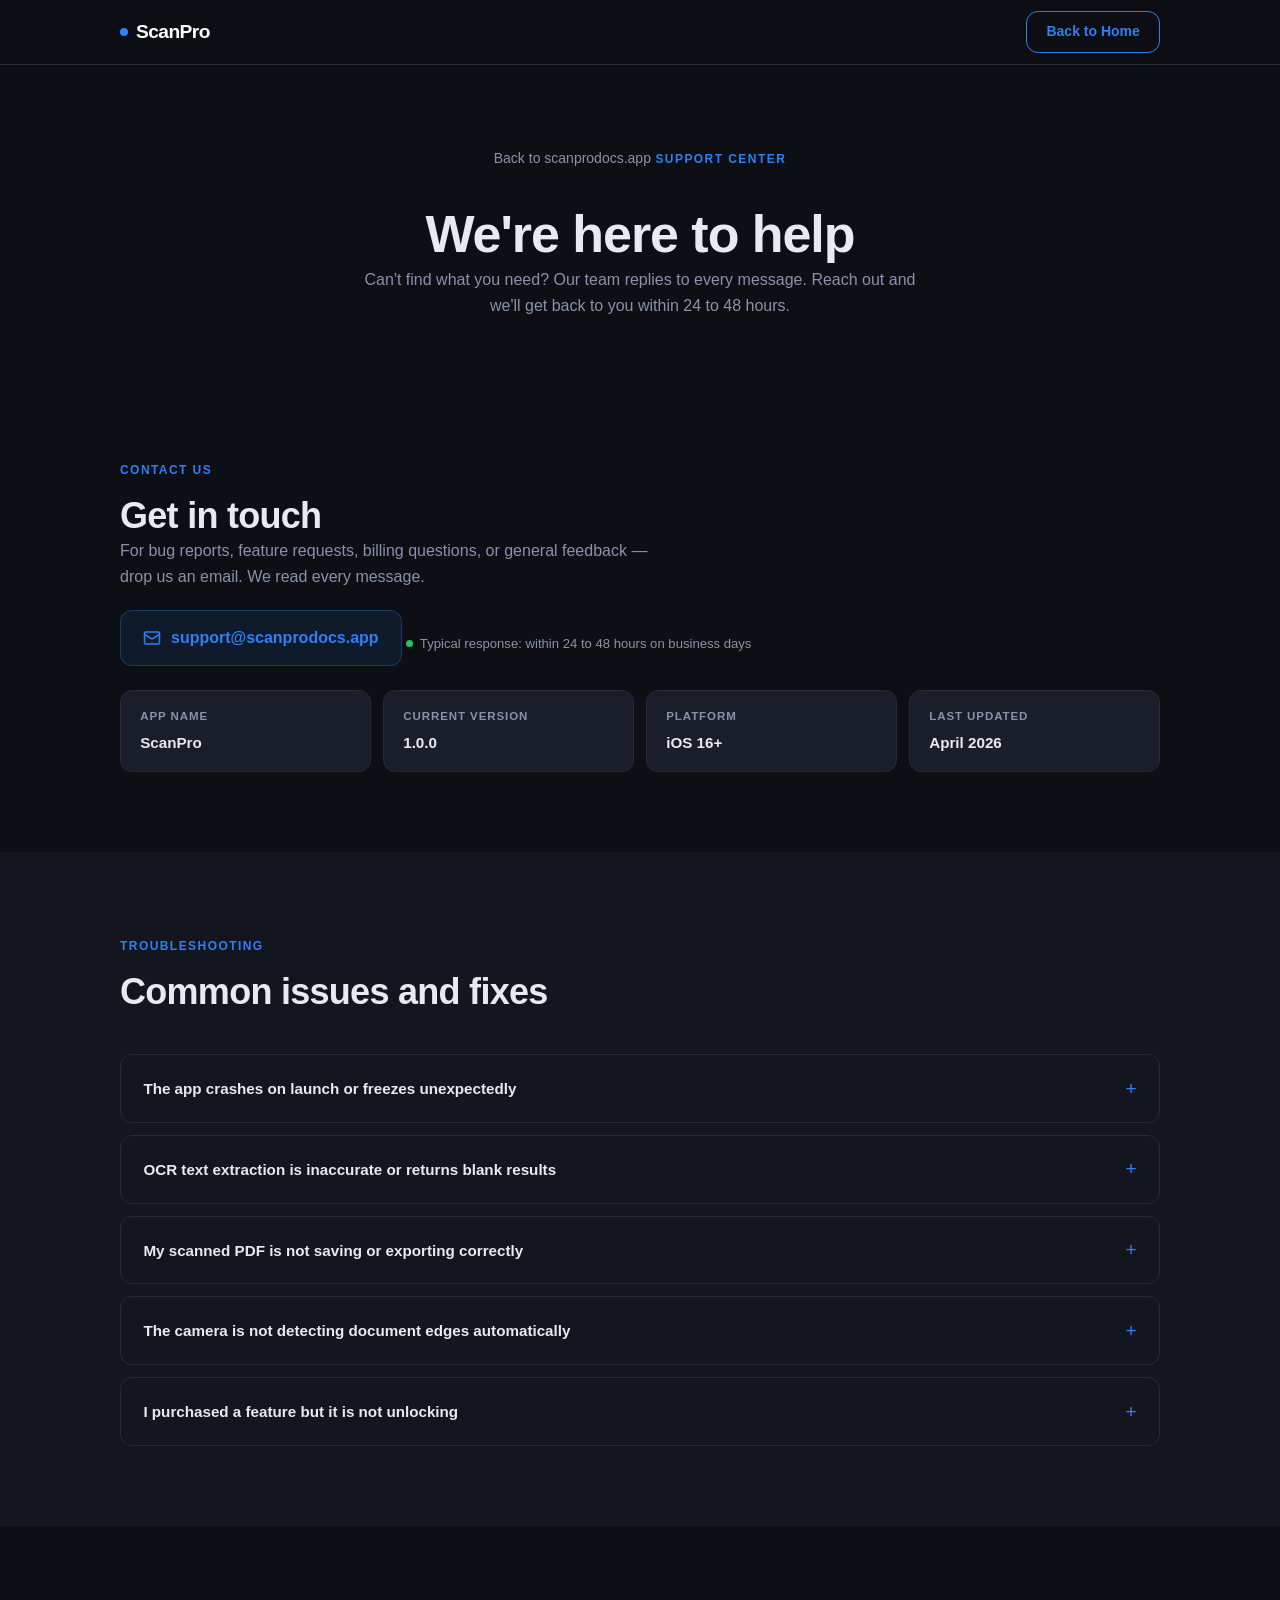
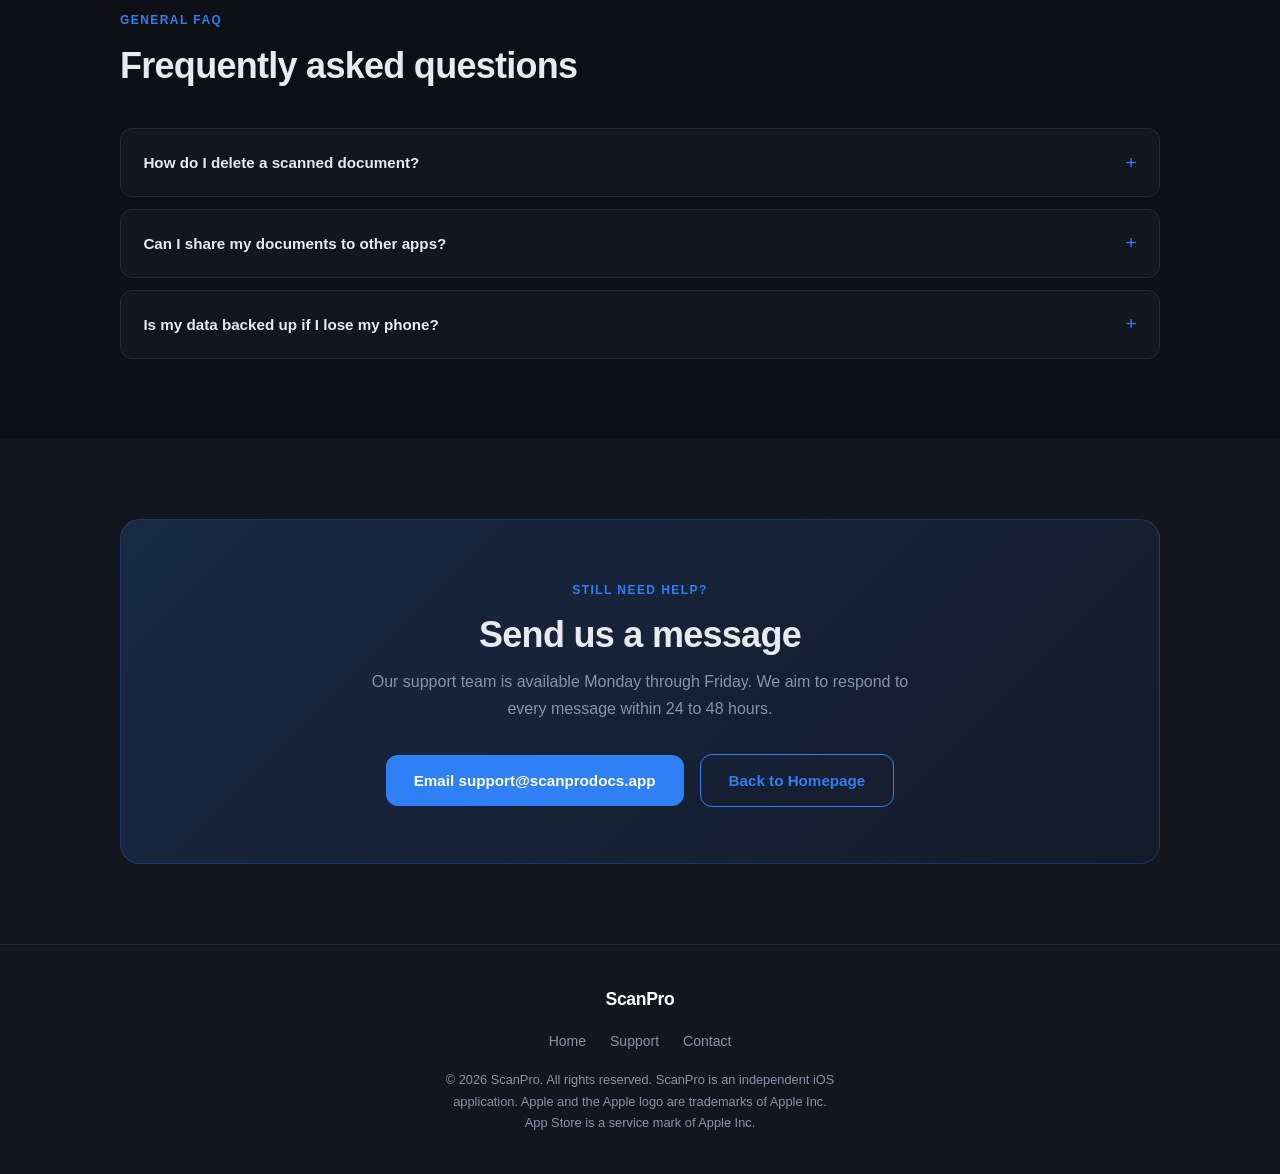
<file: support/index.html>
<!DOCTYPE html>
<html lang="en">
<head>
  <meta charset="UTF-8" />
  <meta name="viewport" content="width=device-width, initial-scale=1.0" />
  <title>ScanPro Support - Get Help and Contact Us</title>
  <meta name="description" content="Get help with ScanPro. Browse troubleshooting guides or contact our support team at support@scanprodocs.app. We respond within 24 to 48 hours." />
  <meta name="robots" content="index, follow" />
  <link rel="canonical" href="https://scanprodocs.app/support" />
  <meta property="og:type" content="website" />
  <meta property="og:url" content="https://scanprodocs.app/support" />
  <meta property="og:title" content="ScanPro Support - Get Help and Contact Us" />
  <meta property="og:description" content="Browse troubleshooting guides or contact the ScanPro team directly. Fast, friendly support for all iOS users." />
  <meta name="twitter:card" content="summary_large_image" />
  <link rel="stylesheet" href="/assets/styles.css" />
</head>
<body>
  <header role="banner">
    <nav class="nav" aria-label="Main navigation">
      <div class="container nav__inner">
        <a href="/" class="nav__logo"><span class="nav__logo-dot"></span>ScanPro</a>
        <a href="/" class="btn btn--ghost nav__cta">Back to Home</a>
      </div>
    </nav>
  </header>
  <main>
    <section class="support-hero" aria-labelledby="support-heading">
      <div class="container">
        <a href="/" class="back-link">Back to scanprodocs.app</a>
        <span class="section-label">Support Center</span>
        <h1 id="support-heading">We're here to help</h1>
        <p class="text-muted">Can't find what you need? Our team replies to every message. Reach out and we'll get back to you within 24 to 48 hours.</p>
      </div>
    </section>
    <section class="section" aria-labelledby="contact-heading">
      <div class="container">
        <span class="section-label">Contact Us</span>
        <h2 id="contact-heading">Get in touch</h2>
        <p>For bug reports, feature requests, billing questions, or general feedback — drop us an email. We read every message.</p>
        <div>
          <a href="mailto:support@scanprodocs.app" class="email-block" aria-label="Email ScanPro support">
            <svg width="18" height="18" viewBox="0 0 24 24" fill="none" stroke="currentColor" stroke-width="2" stroke-linecap="round" stroke-linejoin="round" aria-hidden="true"><rect x="2" y="4" width="20" height="16" rx="2"/><path d="m22 7-8.97 5.7a1.94 1.94 0 0 1-2.06 0L2 7"/></svg>
            support@scanprodocs.app
          </a>
          <div class="response-badge">Typical response: within 24 to 48 hours on business days</div>
        </div>
        <div class="info-row" aria-label="App version information">
          <div class="info-item">
            <div class="info-item__label">App Name</div>
            <div class="info-item__value">ScanPro</div>
          </div>
          <div class="info-item">
            <div class="info-item__label">Current Version</div>
            <div class="info-item__value">1.0.0</div>
          </div>
          <div class="info-item">
            <div class="info-item__label">Platform</div>
            <div class="info-item__value">iOS 16+</div>
          </div>
          <div class="info-item">
            <div class="info-item__label">Last Updated</div>
            <div class="info-item__value">April 2026</div>
          </div>
        </div>
      </div>
    </section>
    <section class="section section--alt" aria-labelledby="troubleshoot-heading">
      <div class="container">
        <span class="section-label">Troubleshooting</span>
        <h2 id="troubleshoot-heading">Common issues and fixes</h2>
        <div class="faq-list">
          <details>
            <summary>The app crashes on launch or freezes unexpectedly</summary>
            <div class="faq-answer">
              First, force-quit the app by swiping it away in the app switcher, then relaunch. If the problem persists, restart your iPhone. Make sure you are running iOS 16 or later and that ScanPro is updated to the latest version from the App Store. If the issue continues, contact us with your device model and iOS version.
            </div>
          </details>
          <details>
            <summary>OCR text extraction is inaccurate or returns blank results</summary>
            <div class="faq-answer">
              OCR accuracy depends heavily on scan quality. Ensure the document is well-lit, flat, and fully in frame before capturing. Hold the camera steady and let auto-focus complete. For best results, use the camera scan mode instead of importing low-resolution photos. On-device processing requires iOS 16 or later.
            </div>
          </details>
          <details>
            <summary>My scanned PDF is not saving or exporting correctly</summary>
            <div class="faq-answer">
              Check that you have sufficient storage space on your device. Go to Settings > General > iPhone Storage to confirm. If you are exporting to iCloud Drive, verify that iCloud Drive is enabled in Settings > your name > iCloud. Try restarting the app and exporting again. If the issue persists, email us with details of the export destination you are trying to use.
            </div>
          </details>
          <details>
            <summary>The camera is not detecting document edges automatically</summary>
            <div class="faq-answer">
              Automatic edge detection works best on documents placed on a contrasting background — for example, a white page on a dark desk. Ensure there is adequate lighting and that no shadows are falling across the document. You can also manually adjust the crop corners after capture by dragging the corner handles.
            </div>
          </details>
          <details>
            <summary>I purchased a feature but it is not unlocking</summary>
            <div class="faq-answer">
              Tap the restore purchases button in the app's settings or in-app purchase screen. This re-validates your purchase with Apple. Ensure you are signed into the same Apple ID used for the original purchase. If the issue persists after restoring, email us at support@scanprodocs.app with your Apple ID receipt and we will resolve it promptly.
            </div>
          </details>
        </div>
      </div>
    </section>
    <section class="section" aria-labelledby="faq2-heading">
      <div class="container">
        <span class="section-label">General FAQ</span>
        <h2 id="faq2-heading">Frequently asked questions</h2>
        <div class="faq-list">
          <details>
            <summary>How do I delete a scanned document?</summary>
            <div class="faq-answer">In the document list, swipe left on any document to reveal the delete option, or tap the document to open it and use the trash icon in the toolbar. Deleted documents are permanently removed and cannot be recovered.</div>
          </details>
          <details>
            <summary>Can I share my documents to other apps?</summary>
            <div class="faq-answer">Yes. Open any document and tap the share icon. You can export to Mail, Messages, Files, Dropbox, Google Drive, AirDrop, and any app that accepts PDF files via the standard iOS share sheet.</div>
          </details>
          <details>
            <summary>Is my data backed up if I lose my phone?</summary>
            <div class="faq-answer">If iCloud Backup is enabled on your device, your ScanPro documents are included in your iCloud Backup. You can also enable iCloud Drive sync within the app to keep a live copy of your library in iCloud.</div>
          </details>
        </div>
      </div>
    </section>
    <section class="section section--alt" id="cta-support">
      <div class="container">
        <div class="cta-banner">
          <span class="section-label">Still need help?</span>
          <h2>Send us a message</h2>
          <p>Our support team is available Monday through Friday. We aim to respond to every message within 24 to 48 hours.</p>
          <div class="cta-banner__actions">
            <a href="mailto:support@scanprodocs.app" class="btn btn--primary">Email support@scanprodocs.app</a>
            <a href="/" class="btn btn--ghost">Back to Homepage</a>
          </div>
        </div>
      </div>
    </section>
  </main>
  <footer class="footer" role="contentinfo">
    <div class="footer__inner">
      <span class="footer__logo">ScanPro</span>
      <nav class="footer__links" aria-label="Footer navigation">
        <a href="/">Home</a>
        <a href="/support">Support</a>
        <a href="mailto:support@scanprodocs.app">Contact</a>
      </nav>
      <p class="footer__legal">&#169; <span id="footer-year"></span> ScanPro. All rights reserved. ScanPro is an independent iOS application. Apple and the Apple logo are trademarks of Apple Inc. App Store is a service mark of Apple Inc.</p>
    </div>
  </footer>
  <script>document.getElementById('footer-year').textContent = new Date().getFullYear();</script>
</body>
</html>
</file>
<file: assets/styles.css>
:root {
  --color-bg: #0d0f14;
  --color-surface: #13161e;
  --color-surface-2: #1a1e2a;
  --color-border: #252a38;
  --color-accent: #2f7ff5;
  --color-accent-h: #5597ff;
  --color-text: #e8eaf0;
  --color-muted: #8892aa;
  --color-white: #ffffff;
  --radius-sm: 6px;
  --radius-md: 12px;
  --radius-lg: 20px;
  --font-sans: -apple-system, BlinkMacSystemFont, "Segoe UI", Roboto, Helvetica, Arial, sans-serif;
  --max-w: 1080px;
  --section-pad: 5rem 1.25rem;
}
*, *::before, *::after { box-sizing: border-box; margin: 0; padding: 0; }
html { scroll-behavior: smooth; font-size: 16px; }
body { background-color: var(--color-bg); color: var(--color-text); font-family: var(--font-sans); line-height: 1.65; -webkit-font-smoothing: antialiased; }
img { display: block; max-width: 100%; }
a { color: var(--color-accent); text-decoration: none; transition: color 0.2s; }
a:hover { color: var(--color-accent-h); }
ul { list-style: none; }
.container { max-width: var(--max-w); margin-inline: auto; padding-inline: 1.25rem; }
.section { padding: var(--section-pad); }
.section--alt { background-color: var(--color-surface); }
.text-center { text-align: center; }
.text-muted { color: var(--color-muted); }
h1, h2, h3, h4 { line-height: 1.25; font-weight: 700; letter-spacing: -0.02em; }
h1 { font-size: clamp(2rem, 5vw, 3.25rem); }
h2 { font-size: clamp(1.6rem, 3.5vw, 2.25rem); }
h3 { font-size: 1.15rem; }
p { color: var(--color-muted); max-width: 62ch; }
.section-label { display: inline-block; font-size: 0.75rem; font-weight: 600; letter-spacing: 0.12em; text-transform: uppercase; color: var(--color-accent); margin-bottom: 0.75rem; }
.btn { display: inline-flex; align-items: center; gap: 0.5rem; padding: 0.8rem 1.75rem; border-radius: var(--radius-md); font-size: 0.95rem; font-weight: 600; cursor: pointer; transition: background 0.2s, transform 0.15s, opacity 0.2s; border: none; text-decoration: none; }
.btn--primary { background: var(--color-accent); color: var(--color-white); }
.btn--primary:hover { background: var(--color-accent-h); color: var(--color-white); transform: translateY(-1px); }
.btn--disabled { background: var(--color-surface-2); color: var(--color-muted); border: 1px solid var(--color-border); cursor: not-allowed; pointer-events: none; }
.btn--ghost { background: transparent; color: var(--color-accent); border: 1px solid var(--color-accent); }
.btn--ghost:hover { background: var(--color-accent); color: var(--color-white); }
.nav { position: sticky; top: 0; z-index: 100; background: rgba(13,15,20,0.85); backdrop-filter: blur(12px); -webkit-backdrop-filter: blur(12px); border-bottom: 1px solid var(--color-border); }
.nav__inner { display: flex; align-items: center; justify-content: space-between; height: 64px; }
.nav__logo { font-size: 1.2rem; font-weight: 800; color: var(--color-white); letter-spacing: -0.03em; display: flex; align-items: center; gap: 0.5rem; }
.nav__logo:hover { color: var(--color-white); }
.nav__logo-dot { width: 8px; height: 8px; background: var(--color-accent); border-radius: 50%; display: inline-block; }
.nav__cta { font-size: 0.875rem; padding: 0.55rem 1.2rem; }
.hero { padding: 6rem 1.25rem 5rem; text-align: center; position: relative; overflow: hidden; }
.hero::before { content: ""; position: absolute; inset: 0; background: radial-gradient(ellipse 70% 50% at 50% 0%, rgba(47,127,245,0.18) 0%, transparent 70%); pointer-events: none; }
.hero__badge { display: inline-block; background: rgba(47,127,245,0.12); border: 1px solid rgba(47,127,245,0.3); color: var(--color-accent); font-size: 0.78rem; font-weight: 600; letter-spacing: 0.08em; text-transform: uppercase; padding: 0.35rem 0.9rem; border-radius: 999px; margin-bottom: 1.5rem; }
.hero h1 { margin-bottom: 1.25rem; }
.hero h1 span { color: var(--color-accent); }
.hero__sub { font-size: 1.15rem; margin-inline: auto; margin-bottom: 2.5rem; max-width: 52ch; }
.hero__actions { display: flex; gap: 1rem; justify-content: center; flex-wrap: wrap; }
.hero__mockup { margin-top: 4rem; display: flex; justify-content: center; }
.mockup-phone { width: 220px; height: 420px; background: var(--color-surface); border-radius: 36px; border: 2px solid var(--color-border); position: relative; box-shadow: 0 40px 80px rgba(0,0,0,0.5), 0 0 0 1px rgba(255,255,255,0.04); display: flex; flex-direction: column; align-items: center; justify-content: center; gap: 1.25rem; padding: 1.5rem; }
.mockup-phone::before { content: ""; position: absolute; top: 14px; width: 60px; height: 5px; background: var(--color-border); border-radius: 99px; }
.mockup-icon { width: 56px; height: 56px; background: var(--color-accent); border-radius: var(--radius-md); display: flex; align-items: center; justify-content: center; font-size: 1.6rem; }
.mockup-line { width: 100%; height: 8px; background: var(--color-surface-2); border-radius: 99px; }
.mockup-line--short { width: 65%; }
.mockup-line--xs { width: 45%; }
.features-grid { display: grid; grid-template-columns: repeat(auto-fit, minmax(280px, 1fr)); gap: 1.25rem; margin-top: 3rem; }
.feature-card { background: var(--color-surface); border: 1px solid var(--color-border); border-radius: var(--radius-lg); padding: 1.75rem; transition: border-color 0.2s, transform 0.2s; }
.feature-card:hover { border-color: rgba(47,127,245,0.4); transform: translateY(-3px); }
.feature-card__icon { font-size: 1.75rem; margin-bottom: 1rem; }
.feature-card h3 { margin-bottom: 0.4rem; font-size: 1.05rem; }
.feature-card p { font-size: 0.9rem; max-width: none; }
.why-list { margin-top: 2.5rem; display: grid; grid-template-columns: repeat(auto-fit, minmax(220px, 1fr)); gap: 1.5rem; }
.why-item { display: flex; gap: 1rem; align-items: flex-start; }
.why-item__check { flex-shrink: 0; width: 28px; height: 28px; background: rgba(47,127,245,0.15); border-radius: 50%; display: flex; align-items: center; justify-content: center; color: var(--color-accent); font-size: 0.8rem; margin-top: 2px; }
.why-item__text h3 { font-size: 1rem; margin-bottom: 0.25rem; }
.why-item__text p { font-size: 0.88rem; }
.faq-list { margin-top: 2.5rem; display: flex; flex-direction: column; gap: 0.75rem; }
details { background: var(--color-surface); border: 1px solid var(--color-border); border-radius: var(--radius-md); overflow: hidden; }
details[open] { border-color: rgba(47,127,245,0.35); }
summary { padding: 1.1rem 1.4rem; cursor: pointer; font-weight: 600; font-size: 0.95rem; list-style: none; display: flex; justify-content: space-between; align-items: center; color: var(--color-text); user-select: none; }
summary::-webkit-details-marker { display: none; }
summary::after { content: "+"; color: var(--color-accent); font-size: 1.2rem; font-weight: 400; transition: transform 0.2s; }
details[open] summary::after { content: "\2212"; }
.faq-answer { padding: 0.85rem 1.4rem 1.1rem; font-size: 0.9rem; color: var(--color-muted); border-top: 1px solid var(--color-border); }
.cta-banner { background: linear-gradient(135deg, rgba(47,127,245,0.18) 0%, rgba(47,127,245,0.05) 100%); border: 1px solid rgba(47,127,245,0.25); border-radius: var(--radius-lg); padding: 3.5rem 2rem; text-align: center; }
.cta-banner h2 { margin-bottom: 0.75rem; }
.cta-banner p { margin-inline: auto; margin-bottom: 2rem; }
.cta-banner__actions { display: flex; gap: 1rem; justify-content: center; flex-wrap: wrap; align-items: center; }
.footer { background: var(--color-surface); border-top: 1px solid var(--color-border); padding: 2.5rem 1.25rem; text-align: center; }
.footer__inner { max-width: var(--max-w); margin-inline: auto; display: flex; flex-direction: column; align-items: center; gap: 1rem; }
.footer__logo { font-size: 1.1rem; font-weight: 800; color: var(--color-white); letter-spacing: -0.02em; }
.footer__links { display: flex; gap: 1.5rem; flex-wrap: wrap; justify-content: center; }
.footer__links a { font-size: 0.875rem; color: var(--color-muted); }
.footer__links a:hover { color: var(--color-accent); }
.footer__legal { font-size: 0.8rem; color: var(--color-muted); max-width: 55ch; line-height: 1.7; }
.support-hero { padding: 5rem 1.25rem 3.5rem; text-align: center; }
.support-hero p { margin-inline: auto; }
.support-card { background: var(--color-surface); border: 1px solid var(--color-border); border-radius: var(--radius-lg); padding: 2rem; margin-bottom: 1.25rem; }
.support-card h3 { font-size: 1.05rem; margin-bottom: 0.4rem; }
.support-card p { font-size: 0.9rem; max-width: none; }
.email-block { display: inline-flex; align-items: center; gap: 0.6rem; background: rgba(47,127,245,0.1); border: 1px solid rgba(47,127,245,0.3); border-radius: var(--radius-md); padding: 0.85rem 1.4rem; font-size: 1rem; font-weight: 600; color: var(--color-accent); margin-top: 1.25rem; transition: background 0.2s; }
.email-block:hover { background: rgba(47,127,245,0.18); color: var(--color-accent-h); }
.response-badge { display: inline-flex; align-items: center; gap: 0.4rem; font-size: 0.82rem; color: var(--color-muted); margin-top: 0.6rem; }
.response-badge::before { content: ""; width: 7px; height: 7px; background: #22c55e; border-radius: 50%; }
.info-row { display: grid; grid-template-columns: repeat(auto-fit, minmax(200px, 1fr)); gap: 0.75rem; margin-top: 1.5rem; }
.info-item { background: var(--color-surface-2); border: 1px solid var(--color-border); border-radius: var(--radius-md); padding: 1rem 1.2rem; }
.info-item__label { font-size: 0.72rem; font-weight: 600; letter-spacing: 0.08em; text-transform: uppercase; color: var(--color-muted); margin-bottom: 0.25rem; }
.info-item__value { font-size: 0.95rem; font-weight: 600; color: var(--color-text); }
.back-link { display: inline-flex; align-items: center; gap: 0.4rem; font-size: 0.875rem; color: var(--color-muted); margin-bottom: 2rem; }
.back-link:hover { color: var(--color-accent); }
@media (max-width: 600px) {
  :root { --section-pad: 3.5rem 1rem; }
  .hero { padding: 4rem 1rem 3.5rem; }
  .cta-banner { padding: 2.5rem 1.25rem; }
  .support-hero { padding: 3.5rem 1rem 2.5rem; }
}
</file>
<file: assets/privacy.css>
/* ============================================================
   ScanPro Docs — Privacy Policy Stylesheet
   Dark premium theme, fully responsive
   ============================================================ */

:root {
  --bg-page:        #0d0d0f;
  --bg-card:        #141417;
  --bg-card-hover:  #1a1a1f;
  --border:         #2a2a32;
  --accent:         #4f8ef7;
  --accent-hover:   #6fa3ff;
  --text-primary:   #f0f0f5;
  --text-secondary: #a0a0b0;
  --text-muted:     #606070;
  --number-color:   #2a2a38;
  --font-sans:      -apple-system, BlinkMacSystemFont, "Segoe UI", Roboto,
                    Helvetica, Arial, sans-serif;
  --radius:         12px;
  --max-width:      780px;
}

/* Reset & Base */
*, *::before, *::after { box-sizing: border-box; margin: 0; padding: 0; }

html { scroll-behavior: smooth; }

body {
  background-color: var(--bg-page);
  color: var(--text-primary);
  font-family: var(--font-sans);
  font-size: 16px;
  line-height: 1.75;
  -webkit-font-smoothing: antialiased;
}

a {
  color: var(--accent);
  text-decoration: none;
  transition: color 0.2s;
}
a:hover { color: var(--accent-hover); text-decoration: underline; }

/* Layout */
.container {
  width: 100%;
  max-width: var(--max-width);
  margin: 0 auto;
  padding: 0 20px;
}

/* Header */
.site-header {
  position: sticky;
  top: 0;
  z-index: 100;
  background: rgba(13, 13, 15, 0.88);
  backdrop-filter: blur(14px);
  -webkit-backdrop-filter: blur(14px);
  border-bottom: 1px solid var(--border);
  padding: 14px 0;
}

.brand {
  display: inline-flex;
  align-items: center;
  gap: 10px;
  color: var(--text-primary);
  font-weight: 600;
  font-size: 1rem;
  letter-spacing: -0.01em;
  text-decoration: none;
}
.brand:hover { color: var(--accent-hover); text-decoration: none; }
.brand-icon { font-size: 1.3rem; }

/* Policy Wrapper */
.policy-wrapper {
  padding: 48px 0 80px;
}

/* Hero */
.policy-hero {
  text-align: center;
  margin-bottom: 48px;
}

.policy-hero h1 {
  font-size: clamp(2rem, 5vw, 2.75rem);
  font-weight: 700;
  letter-spacing: -0.03em;
  background: linear-gradient(135deg, #f0f0f5 30%, #8080a0);
  -webkit-background-clip: text;
  -webkit-text-fill-color: transparent;
  background-clip: text;
  margin-bottom: 12px;
}

.effective-date {
  font-size: 0.9rem;
  color: var(--text-muted);
  margin-bottom: 16px;
}
.effective-date strong { color: var(--text-secondary); }

.hero-sub {
  font-size: 1rem;
  color: var(--text-secondary);
  max-width: 560px;
  margin: 0 auto;
}

/* Table of Contents */
.toc {
  background: var(--bg-card);
  border: 1px solid var(--border);
  border-radius: var(--radius);
  padding: 28px 32px;
  margin-bottom: 40px;
}

.toc-title {
  font-size: 0.75rem;
  font-weight: 600;
  letter-spacing: 0.1em;
  text-transform: uppercase;
  color: var(--text-muted);
  margin-bottom: 16px;
}

.toc ol {
  padding-left: 20px;
  display: grid;
  grid-template-columns: 1fr 1fr;
  gap: 6px 24px;
}

.toc ol li { font-size: 0.9rem; }
.toc a { color: var(--text-secondary); }
.toc a:hover { color: var(--accent); }

/* Intro Card */
.card {
  background: var(--bg-card);
  border: 1px solid var(--border);
  border-radius: var(--radius);
  padding: 24px 28px;
  margin-bottom: 32px;
  color: var(--text-secondary);
  font-size: 0.97rem;
}
.card strong { color: var(--text-primary); }

/* Policy Sections */
.policy-section {
  position: relative;
  padding: 40px 0;
  border-bottom: 1px solid var(--border);
}
.policy-section:last-of-type { border-bottom: none; }

.section-number {
  font-size: 3.5rem;
  font-weight: 800;
  color: var(--number-color);
  line-height: 1;
  margin-bottom: -12px;
  letter-spacing: -0.04em;
  user-select: none;
}

.policy-section h2 {
  font-size: 1.35rem;
  font-weight: 700;
  letter-spacing: -0.02em;
  color: var(--text-primary);
  margin-bottom: 16px;
  margin-top: 8px;
}

.policy-section h3 {
  font-size: 1rem;
  font-weight: 600;
  color: var(--text-secondary);
  margin: 22px 0 8px;
}

.policy-section p {
  color: var(--text-secondary);
  margin-bottom: 14px;
  font-size: 0.97rem;
}
.policy-section p:last-child { margin-bottom: 0; }

.policy-section ul {
  list-style: none;
  padding: 0;
  margin: 0 0 14px;
  display: flex;
  flex-direction: column;
  gap: 8px;
}

.policy-section ul li {
  position: relative;
  padding-left: 20px;
  color: var(--text-secondary);
  font-size: 0.97rem;
}

.policy-section ul li::before {
  content: "›";
  position: absolute;
  left: 4px;
  color: var(--accent);
  font-weight: 700;
}

.policy-section ul li strong { color: var(--text-primary); }

/* Contact Card */
.contact-card {
  background: var(--bg-card);
  border: 1px solid var(--border);
  border-left: 3px solid var(--accent);
  border-radius: var(--radius);
  padding: 20px 24px;
  margin: 20px 0;
  display: flex;
  flex-direction: column;
  gap: 5px;
}
.contact-card p { margin: 0; font-size: 0.97rem; color: var(--text-secondary); }
.contact-card strong { color: var(--text-primary); }

/* Footer */
.policy-footer {
  text-align: center;
  padding-top: 48px;
  color: var(--text-muted);
  font-size: 0.85rem;
  display: flex;
  flex-direction: column;
  gap: 8px;
}
.policy-footer a { color: var(--text-muted); }
.policy-footer a:hover { color: var(--accent); }

/* Responsive */
@media (max-width: 600px) {
  .toc ol { grid-template-columns: 1fr; }
  .policy-hero h1 { font-size: 1.9rem; }
  .section-number { font-size: 2.5rem; }
  .toc { padding: 20px; }
  .policy-section h2 { font-size: 1.2rem; }
}

@media (max-width: 400px) {
  .container { padding: 0 14px; }
  .policy-wrapper { padding: 32px 0 60px; }
}
</file>
